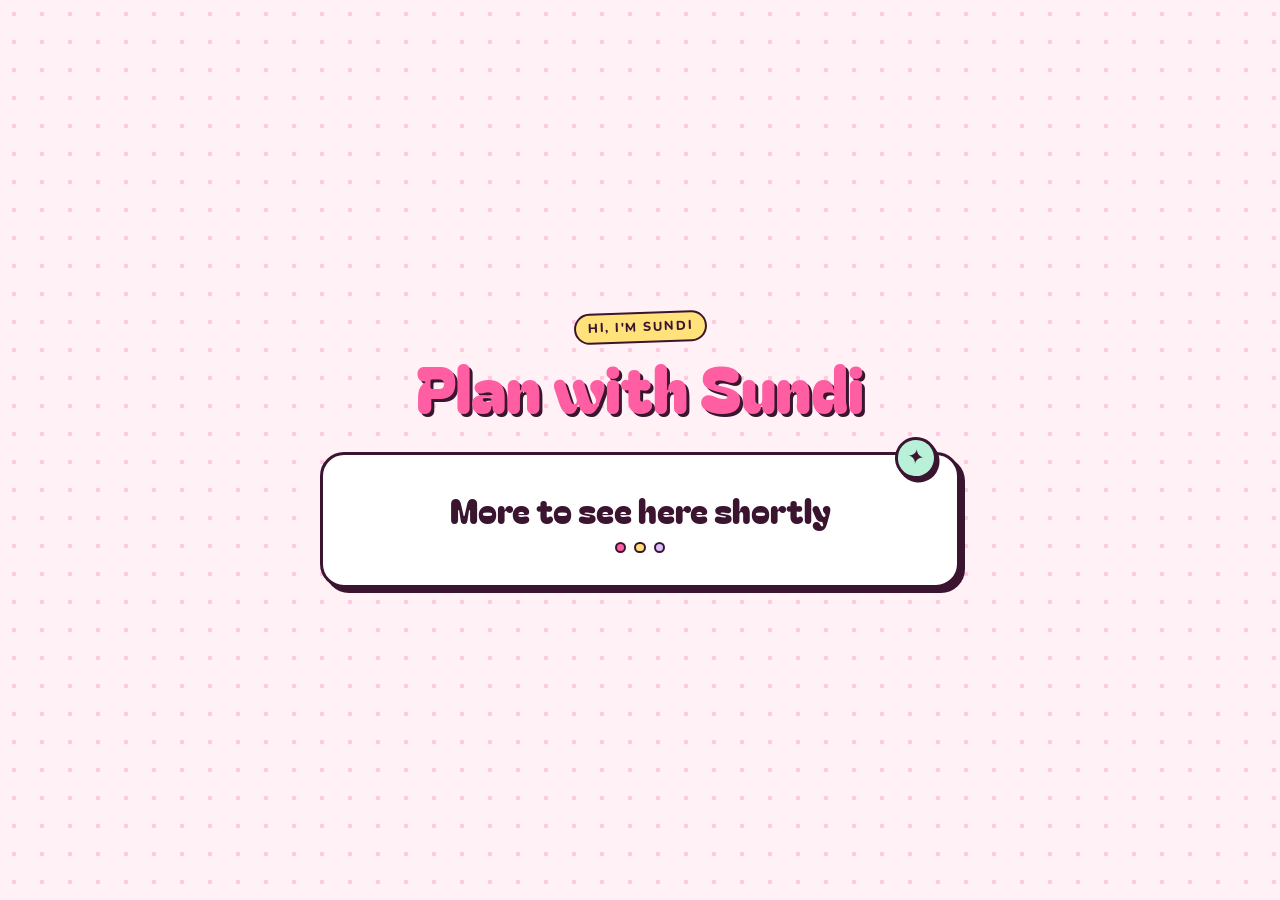
<file: index.html>
<!doctype html>
<html lang="en">
<head>
<meta charset="utf-8">
<meta name="viewport" content="width=device-width, initial-scale=1, viewport-fit=cover">
<title>Plan with Sundi</title>
<meta name="description" content="Plan with Sundi. More to see here shortly.">
<link rel="canonical" href="https://planwithsundi.com/">
<meta name="theme-color" content="#fff1f6" media="(prefers-color-scheme: light)">
<meta name="theme-color" content="#121014" media="(prefers-color-scheme: dark)">
<meta property="og:type" content="website">
<meta property="og:title" content="Plan with Sundi">
<meta property="og:description" content="More to see here shortly.">
<meta property="og:url" content="https://planwithsundi.com/">
<link rel="icon" href="data:image/svg+xml,%3Csvg xmlns='http://www.w3.org/2000/svg' viewBox='0 0 100 100'%3E%3Ctext y='.9em' font-size='90'%3E%E2%9C%A8%3C/text%3E%3C/svg%3E">
<link rel="preconnect" href="https://fonts.googleapis.com">
<link rel="preconnect" href="https://fonts.gstatic.com" crossorigin>
<link href="https://fonts.googleapis.com/css2?family=Bagel+Fat+One&family=Nunito:wght@500;700;800&display=swap" rel="stylesheet">
<link rel="stylesheet" href="/site.css">
<style>
/* Homepage: one card centered in the middle of the screen. */
body { min-height: 100vh; min-height: 100dvh; display: grid; place-items: center; padding-block: 2rem; }
main { width: 100%; }
.note {
  position: relative; text-align: center;
  background: var(--card); border: 3px solid var(--line); border-radius: 1.5rem;
  padding: 2.25rem 1.5rem 2rem; box-shadow: 5px 5px 0 var(--shadow);
  display: flex; flex-direction: column; align-items: center; gap: .75rem;
}
.note .sparkle {
  position: absolute; top: -1.1rem; right: 1.25rem; transform: rotate(8deg);
  width: 2.6rem; height: 2.6rem; display: grid; place-items: center;
  background: var(--mint); color: #3b1530; font-size: 1.3rem;
  border: 3px solid var(--line); border-radius: 50%; box-shadow: 3px 3px 0 var(--shadow);
}
.note p {
  margin: 0; font-family: var(--font-display); font-weight: 400;
  font-size: clamp(1.5rem, 6vw, 2.1rem); line-height: 1.15; text-wrap: balance; color: var(--title, var(--ink));
}
.dots { display: flex; gap: .5rem; }
.dots span { width: .7rem; height: .7rem; border-radius: 50%; border: 2px solid var(--line); animation: bob 1.4s ease-in-out infinite; }
.dots span:nth-child(1) { background: var(--pink); }
.dots span:nth-child(2) { background: var(--sun); animation-delay: .15s; }
.dots span:nth-child(3) { background: var(--lilac); animation-delay: .3s; }
@keyframes bob { 0%, 100% { transform: translateY(0); } 50% { transform: translateY(-6px); } }
@media (prefers-reduced-motion: reduce) { .dots span { animation: none; } }
</style>
</head>
<body>
<main>
  <header>
    <span class="kicker">Hi, I'm Sundi</span>
    <h1>Plan with Sundi</h1>
  </header>
  <div class="note">
    <span class="sparkle" aria-hidden="true">✦</span>
    <p>More to see here shortly</p>
    <div class="dots" aria-hidden="true"><span></span><span></span><span></span></div>
  </div>
</main>
</body>
</html>
</file>
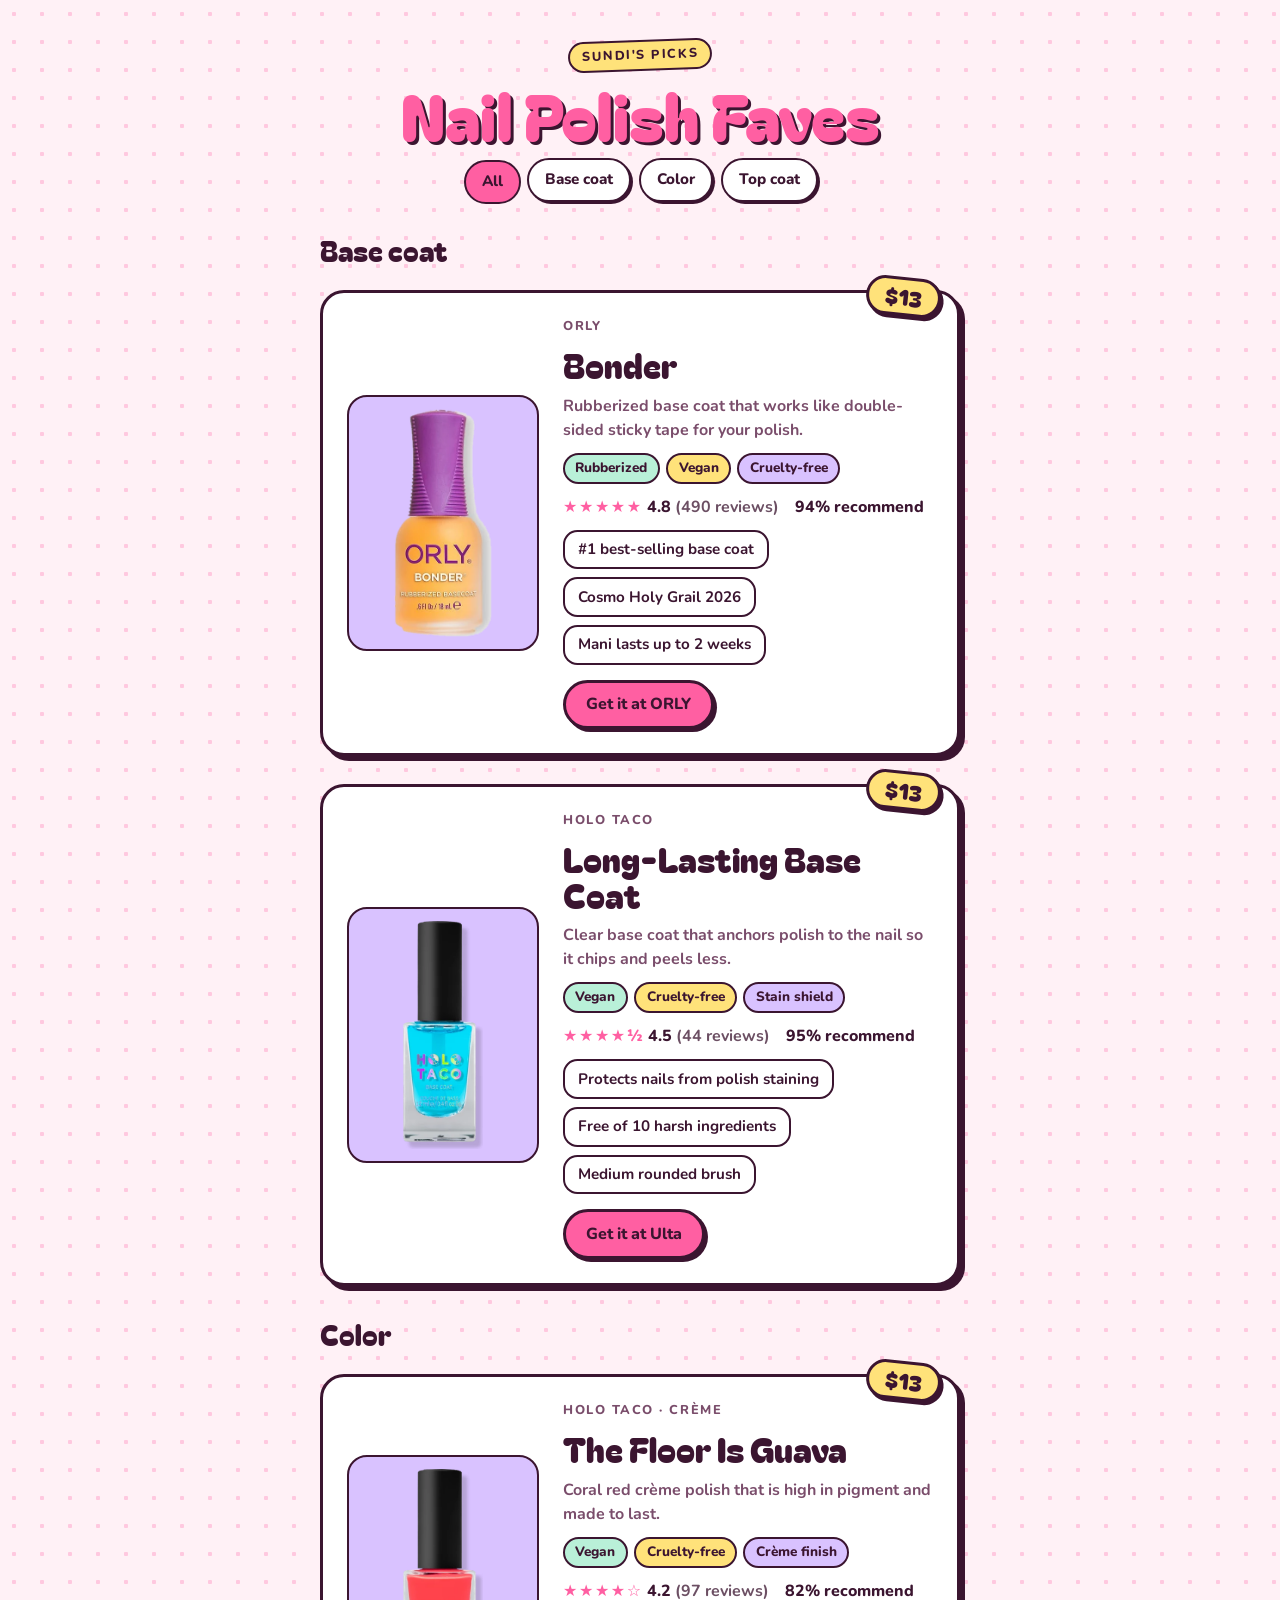
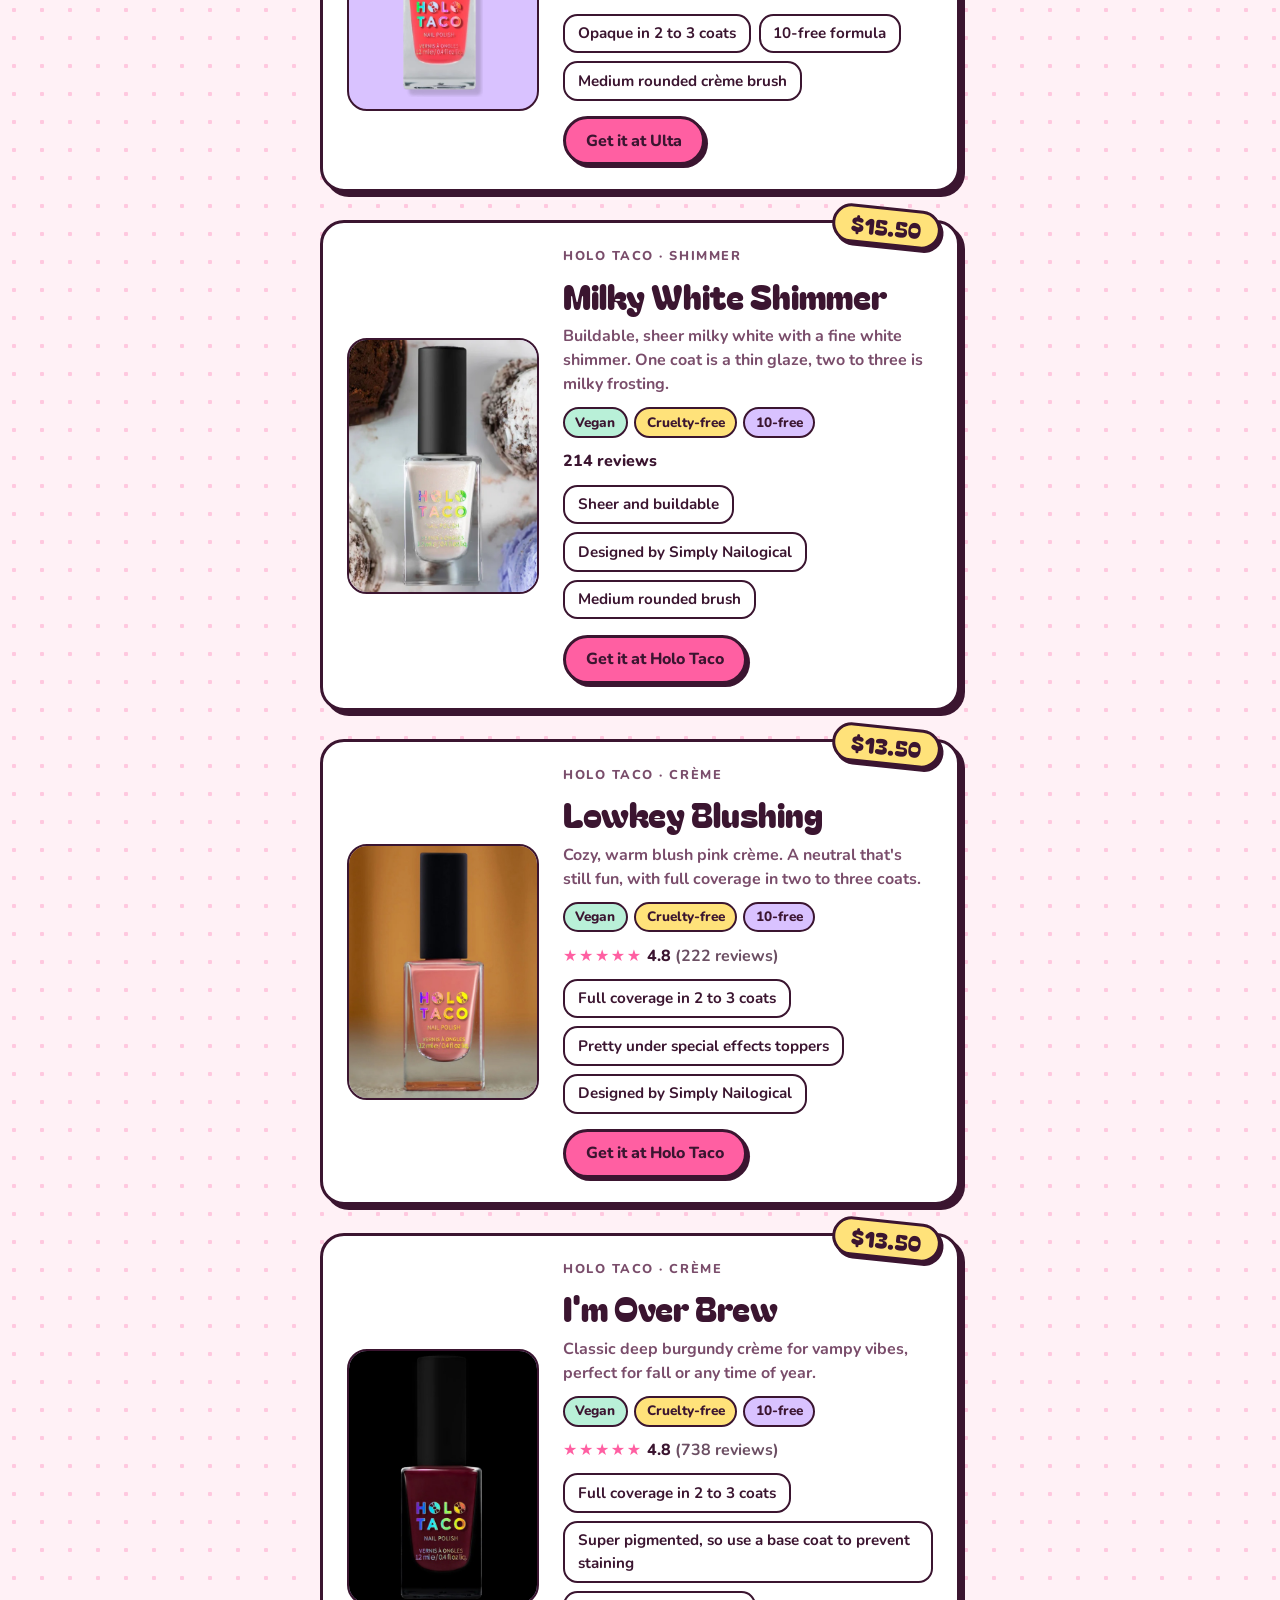
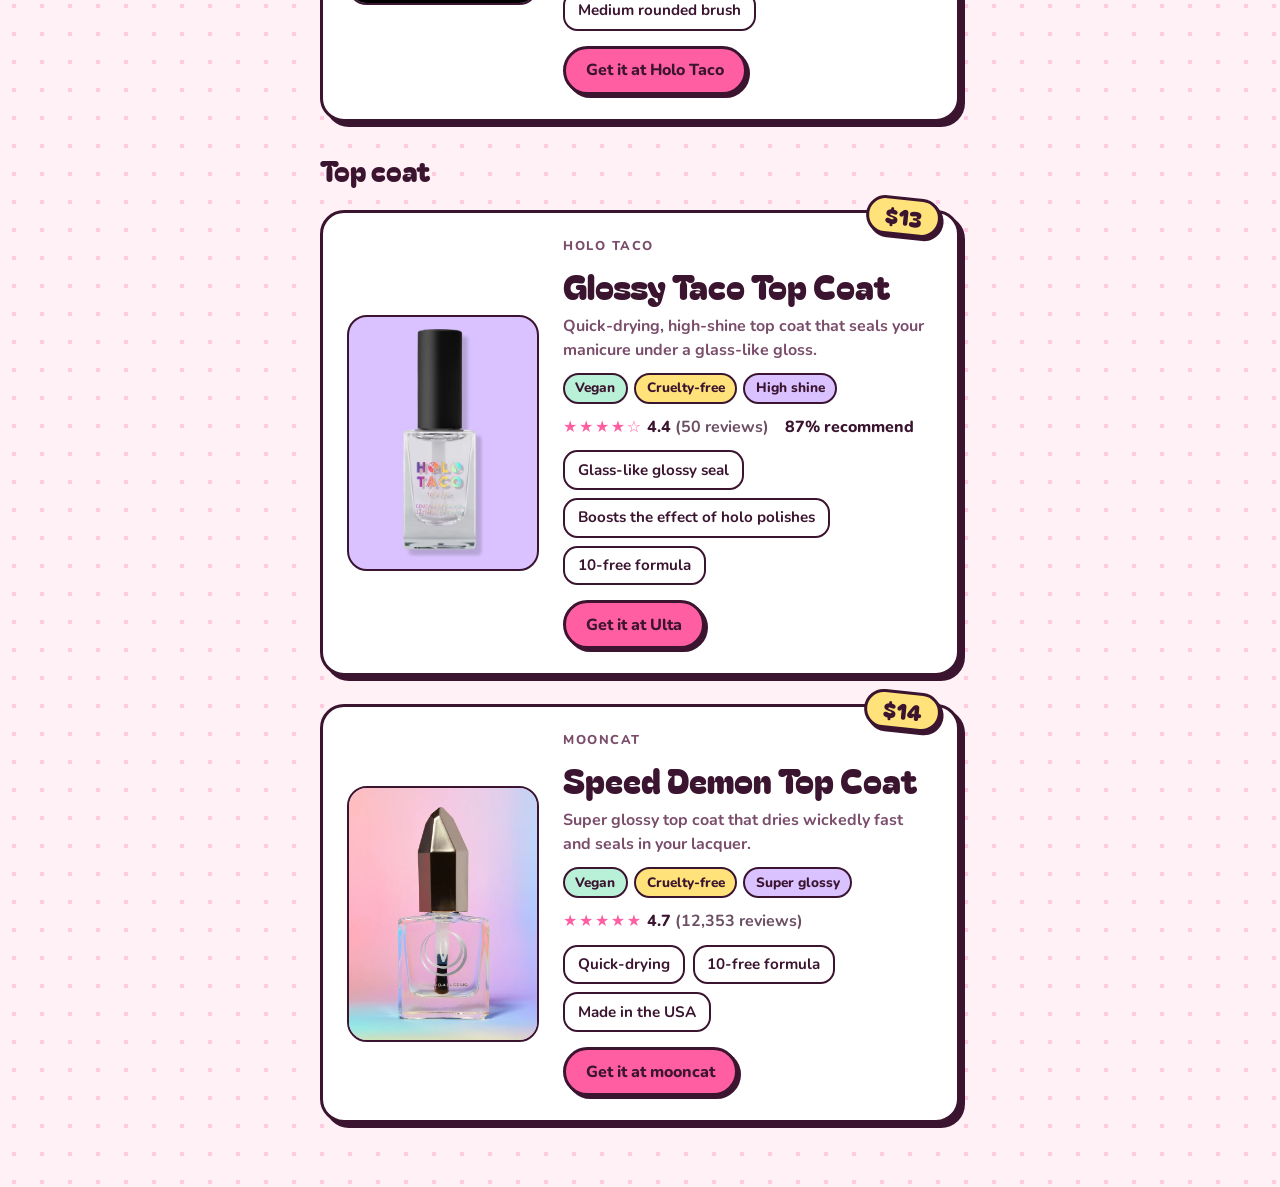
<file: recs/index.html>
<!doctype html>
<html lang="en">
<head>
<meta charset="utf-8">
<meta name="viewport" content="width=device-width, initial-scale=1, viewport-fit=cover">
<title>Sundi's Nail Picks</title>
<meta name="description" content="Sundi's nail polish recommendations: base coats, colors, and top coats.">
<link rel="canonical" href="https://planwithsundi.com/recs/">
<meta name="theme-color" content="#fff1f6" media="(prefers-color-scheme: light)">
<meta name="theme-color" content="#121014" media="(prefers-color-scheme: dark)">
<meta property="og:type" content="website">
<meta property="og:title" content="Sundi's Nail Picks">
<meta property="og:description" content="Sundi's nail polish recommendations: base coats, colors, and top coats.">
<meta property="og:url" content="https://planwithsundi.com/recs/">
<meta property="og:image" content="https://planwithsundi.com/recs/img/milky-white-shimmer.webp">
<meta name="twitter:card" content="summary_large_image">
<link rel="icon" href="data:image/svg+xml,%3Csvg xmlns='http://www.w3.org/2000/svg' viewBox='0 0 100 100'%3E%3Ctext y='.9em' font-size='90'%3E%F0%9F%92%85%3C/text%3E%3C/svg%3E">
<link rel="preconnect" href="https://fonts.googleapis.com">
<link rel="preconnect" href="https://fonts.gstatic.com" crossorigin>
<link href="https://fonts.googleapis.com/css2?family=Bagel+Fat+One&family=Nunito:wght@500;700;800&display=swap" rel="stylesheet">
<link rel="stylesheet" href="/site.css">
<style>
/* Page layout: mobile-first single column of "coat" sections, stacked in the order you paint them. */

.filters { display: flex; flex-wrap: wrap; justify-content: center; gap: .5rem; }
.pill {
  font: inherit; font-weight: 800; font-size: .95rem; min-height: 2.75rem; padding: .4rem 1rem; border-radius: 999px;
  border: 2px solid var(--line); background: var(--card); color: var(--ink); cursor: pointer;
  box-shadow: 2px 2px 0 var(--shadow);
  transition: transform .12s, box-shadow .12s;
}
.pill:hover { transform: translate(1px, 1px); box-shadow: 1px 1px 0 var(--shadow); }
.pill:focus-visible { outline: 3px solid var(--ink); outline-offset: 3px; }
.pill[aria-pressed="true"] { background: var(--pink); color: #3b1530; transform: translate(2px, 2px); box-shadow: 0 0 0 var(--shadow); }

section { display: flex; flex-direction: column; gap: 1.75rem; }
.section-head { margin-bottom: -.25rem; }
.section-head { display: flex; align-items: center; gap: .6rem; }
.step-badge {
  width: 2.5rem; height: 2.5rem; border-radius: 50%; display: grid; place-items: center;
  font-family: var(--font-display); font-size: 1.25rem; background: var(--mint); color: #3b1530;
  border: 2px solid var(--line); flex: none;
}
h2 { font-family: var(--font-display); font-weight: 400; font-size: 1.75rem; margin: 0; line-height: 1.15; text-wrap: balance; }

/* Card: stacked by default (phones, large text); side by side only when there is real room */
.card {
  position: relative; display: flex; flex-direction: column; gap: 1.25rem;
  background: var(--card); border: 3px solid var(--line); border-radius: 1.5rem;
  padding: 1.25rem; padding-top: 2rem; box-shadow: 5px 5px 0 var(--shadow);
}
.bottle-wrap {
  position: relative; height: 20rem; background: var(--lilac); border: 2px solid var(--line); border-radius: 1.25rem; overflow: hidden;
}
.bottle.photo { inset: 0; width: 100%; height: 100%; object-fit: cover; }
.bottle { position: absolute; inset: .75rem; width: calc(100% - 1.5rem); height: calc(100% - 1.5rem); object-fit: contain; transform-origin: 50% 90%; }
.card:hover .bottle:not(.photo) { animation: wiggle .6s ease-in-out; }
@keyframes wiggle { 0%,100% { transform: rotate(0); } 25% { transform: rotate(-7deg); } 75% { transform: rotate(7deg); } }

.info { min-width: 0; display: flex; flex-direction: column; gap: .7rem; }
.brand { font-weight: 800; font-size: .8rem; letter-spacing: .12em; text-transform: uppercase; color: var(--ink-soft); }
h3 { font-family: var(--font-display); font-weight: 400; font-size: 2.1rem; line-height: 1.05; margin: 0; color: var(--title, var(--ink)); }
.tagline { margin: 0; font-weight: 700; color: var(--ink-soft); }
.tags { display: flex; flex-wrap: wrap; gap: .4rem; padding: 0; margin: 0; list-style: none; }
.tags li {
  font-size: .85rem; font-weight: 800; padding: .2rem .65rem; border-radius: 999px;
  border: 2px solid var(--line); background: var(--mint); color: #3b1530;
}
.tags li:nth-child(2) { background: var(--sun); }
.tags li:nth-child(3) { background: var(--lilac); }
.facts { display: flex; flex-wrap: wrap; align-items: center; gap: .4rem 1rem; font-weight: 800; }
.facts .count { font-weight: 700; opacity: .75; }
.stars { color: var(--pink); letter-spacing: .1em; white-space: nowrap; }
.price {
  position: absolute; top: -1rem; right: 1rem; transform: rotate(6deg);
  background: var(--sun); color: #3b1530; font-family: var(--font-display); font-size: 1.35rem; line-height: 1.1;
  padding: .3rem 1rem; border-radius: 999px; border: 3px solid var(--line); box-shadow: 3px 3px 0 var(--shadow);
}
.award { display: flex; flex-direction: column; gap: .5rem; margin: 0; padding: 0; list-style: none; }
.award li { font-size: .95rem; font-weight: 700; background: var(--card); border: 2px solid var(--line); border-radius: .9rem; padding: .4rem .8rem; }

/* Full-width, thumb-sized button */
.btn {
  display: flex; align-items: center; justify-content: center; text-align: center;
  min-height: 3rem; text-decoration: none; font-weight: 800; color: #3b1530;
  background: var(--pink); border: 3px solid var(--line); border-radius: 999px; padding: .6rem 1.25rem;
  box-shadow: 3px 3px 0 var(--shadow); transition: transform .12s, box-shadow .12s; margin-top: .25rem;
}
.btn:hover, .btn:active { transform: translate(2px, 2px); box-shadow: 1px 1px 0 var(--shadow); }
.btn:focus-visible { outline: 3px solid var(--ink); outline-offset: 3px; }


@media (min-width: 36rem) {
  body { padding-block: 2.5rem 4rem; }
  .card { display: grid; grid-template-columns: minmax(0, 12rem) minmax(0, 1fr); align-items: center; gap: 1.5rem; padding: 1.5rem; }
  .bottle-wrap { height: auto; aspect-ratio: 3 / 4; }
  .award { flex-direction: row; flex-wrap: wrap; }
  .btn { align-self: flex-start; display: inline-flex; }
}
@media (prefers-reduced-motion: reduce) {
  .card:hover .bottle { animation: none; }
  .btn, .pill { transition: none; }
}
</style>

</head>
<body>
<main>
  <header>
    <span class="kicker">Sundi's picks</span>
    <h1>Nail Polish Faves</h1>
    <div class="filters" role="group" aria-label="Filter picks by step">
      <button type="button" class="pill" data-filter="all" aria-pressed="true">All</button>
      <button type="button" class="pill" data-filter="base" aria-pressed="false">Base coat</button>
      <button type="button" class="pill" data-filter="color" aria-pressed="false">Color</button>
      <button type="button" class="pill" data-filter="top" aria-pressed="false">Top coat</button>
    </div>
  </header>

  <section data-step="base" aria-labelledby="base-h">
    <div class="section-head">
      <h2 id="base-h">Base coat</h2>
    </div>

    <article class="card">
      <span class="price" aria-label="Price 13 dollars">$13</span>
      <div class="bottle-wrap">
        <img class="bottle" src="img/orly-bonder.webp" fetchpriority="high" alt="ORLY Bonder rubberized basecoat bottle with a purple cap and orange-gold polish" width="227" height="528">
      </div>
      <div class="info">
        <span class="brand">ORLY</span>
        <h3>Bonder</h3>
        <p class="tagline">Rubberized base coat that works like double-sided sticky tape for your polish.</p>
        <ul class="tags">
          <li>Rubberized</li>
          <li>Vegan</li>
          <li>Cruelty-free</li>
        </ul>
        <div class="facts">
          <span><span class="stars" aria-hidden="true">★★★★★</span> 4.8 <span class="count">(490 reviews)</span></span>
          <span>94% recommend</span>
        </div>
        <ul class="award">
          <li>#1 best-selling base coat</li>
          <li>Cosmo Holy Grail 2026</li>
          <li>Mani lasts up to 2 weeks</li>
        </ul>
        <a class="btn" href="https://orlybeauty.com/products/orly-bonder" target="_blank" rel="noopener">Get it at ORLY</a>
      </div>
    </article>

    <article class="card">
      <span class="price" aria-label="Price 13 dollars">$13</span>
      <div class="bottle-wrap">
        <img class="bottle" src="img/holo-taco-base-coat.webp" loading="lazy" decoding="async" alt="Holo Taco Base Coat bottle with a black cap and bright blue base coat" width="212" height="600">
      </div>
      <div class="info">
        <span class="brand">Holo Taco</span>
        <h3>Long-Lasting Base Coat</h3>
        <p class="tagline">Clear base coat that anchors polish to the nail so it chips and peels less.</p>
        <ul class="tags">
          <li>Vegan</li>
          <li>Cruelty-free</li>
          <li>Stain shield</li>
        </ul>
        <div class="facts">
          <span><span class="stars" aria-hidden="true">★★★★½</span> 4.5 <span class="count">(44 reviews)</span></span>
          <span>95% recommend</span>
        </div>
        <ul class="award">
          <li>Protects nails from polish staining</li>
          <li>Free of 10 harsh ingredients</li>
          <li>Medium rounded brush</li>
        </ul>
        <a class="btn" href="https://www.ulta.com/p/base-coat-pimprod2047973?sku=2630751" target="_blank" rel="noopener">Get it at Ulta</a>
      </div>
    </article>
  </section>

  <section data-step="color" aria-labelledby="color-h">
    <div class="section-head">
      <h2 id="color-h">Color</h2>
    </div>

    <article class="card">
      <span class="price" aria-label="Price 13 dollars">$13</span>
      <div class="bottle-wrap">
        <img class="bottle" src="img/the-floor-is-guava.webp" loading="lazy" decoding="async" alt="Holo Taco Crème Nail Polish in The Floor Is Guava, a coral red, in a bottle with a black cap" width="212" height="600">
      </div>
      <div class="info">
        <span class="brand">Holo Taco · Crème</span>
        <h3>The Floor Is Guava</h3>
        <p class="tagline">Coral red crème polish that is high in pigment and made to last.</p>
        <ul class="tags">
          <li>Vegan</li>
          <li>Cruelty-free</li>
          <li>Crème finish</li>
        </ul>
        <div class="facts">
          <span><span class="stars" aria-hidden="true">★★★★☆</span> 4.2 <span class="count">(97 reviews)</span></span>
          <span>82% recommend</span>
        </div>
        <ul class="award">
          <li>Opaque in 2 to 3 coats</li>
          <li>10-free formula</li>
          <li>Medium rounded crème brush</li>
        </ul>
        <a class="btn" href="https://www.ulta.com/p/creme-nail-polish-pimprod2047963?sku=2636578" target="_blank" rel="noopener">Get it at Ulta</a>
      </div>
    </article>

    <article class="card">
      <span class="price" aria-label="Price 15 dollars 50 cents">$15.50</span>
      <div class="bottle-wrap">
        <img class="bottle photo" src="img/milky-white-shimmer.webp" loading="lazy" decoding="async" alt="Holo Taco Milky White Shimmer polish, a sheer milky white with fine shimmer, surrounded by scoops of ice cream" width="700" height="700">
      </div>
      <div class="info">
        <span class="brand">Holo Taco · Shimmer</span>
        <h3>Milky White Shimmer</h3>
        <p class="tagline">Buildable, sheer milky white with a fine white shimmer. One coat is a thin glaze, two to three is milky frosting.</p>
        <ul class="tags">
          <li>Vegan</li>
          <li>Cruelty-free</li>
          <li>10-free</li>
        </ul>
        <div class="facts">
          <span>214 reviews</span>
        </div>
        <ul class="award">
          <li>Sheer and buildable</li>
          <li>Designed by Simply Nailogical</li>
          <li>Medium rounded brush</li>
        </ul>
        <a class="btn" href="https://www.holotaco.com/products/milky-white-shimmer" target="_blank" rel="noopener">Get it at Holo Taco</a>
      </div>
    </article>

    <article class="card">
      <span class="price" aria-label="Price 13 dollars 50 cents">$13.50</span>
      <div class="bottle-wrap">
        <img class="bottle photo" src="img/lowkey-blushing.jpg" loading="lazy" decoding="async" alt="Holo Taco Lowkey Blushing, a warm blush pink crème polish in a bottle with a black cap, against a warm orange background" width="700" height="700">
      </div>
      <div class="info">
        <span class="brand">Holo Taco · Crème</span>
        <h3>Lowkey Blushing</h3>
        <p class="tagline">Cozy, warm blush pink crème. A neutral that's still fun, with full coverage in two to three coats.</p>
        <ul class="tags">
          <li>Vegan</li>
          <li>Cruelty-free</li>
          <li>10-free</li>
        </ul>
        <div class="facts">
          <span><span class="stars" aria-hidden="true">★★★★★</span> 4.8 <span class="count">(222 reviews)</span></span>
        </div>
        <ul class="award">
          <li>Full coverage in 2 to 3 coats</li>
          <li>Pretty under special effects toppers</li>
          <li>Designed by Simply Nailogical</li>
        </ul>
        <a class="btn" href="https://www.holotaco.com/products/lowkey-blushing" target="_blank" rel="noopener">Get it at Holo Taco</a>
      </div>
    </article>

    <article class="card">
      <span class="price" aria-label="Price 13 dollars 50 cents">$13.50</span>
      <div class="bottle-wrap">
        <img class="bottle photo" src="img/im-over-brew.jpg" loading="lazy" decoding="async" alt="Holo Taco I'm Over Brew, a deep burgundy crème polish in a bottle with a black cap, against a black background" width="700" height="700">
      </div>
      <div class="info">
        <span class="brand">Holo Taco · Crème</span>
        <h3>I'm Over Brew</h3>
        <p class="tagline">Classic deep burgundy crème for vampy vibes, perfect for fall or any time of year.</p>
        <ul class="tags">
          <li>Vegan</li>
          <li>Cruelty-free</li>
          <li>10-free</li>
        </ul>
        <div class="facts">
          <span><span class="stars" aria-hidden="true">★★★★★</span> 4.8 <span class="count">(738 reviews)</span></span>
        </div>
        <ul class="award">
          <li>Full coverage in 2 to 3 coats</li>
          <li>Super pigmented, so use a base coat to prevent staining</li>
          <li>Medium rounded brush</li>
        </ul>
        <a class="btn" href="https://www.holotaco.com/products/im-over-brew" target="_blank" rel="noopener">Get it at Holo Taco</a>
      </div>
    </article>
  </section>

  <section data-step="top" aria-labelledby="top-h">
    <div class="section-head">
      <h2 id="top-h">Top coat</h2>
    </div>

    <article class="card">
      <span class="price" aria-label="Price 13 dollars">$13</span>
      <div class="bottle-wrap">
        <img class="bottle" src="img/glossy-taco-top-coat.webp" loading="lazy" decoding="async" alt="Holo Taco Glossy Taco Top Coat in a clear bottle with a black cap" width="212" height="600">
      </div>
      <div class="info">
        <span class="brand">Holo Taco</span>
        <h3>Glossy Taco Top Coat</h3>
        <p class="tagline">Quick-drying, high-shine top coat that seals your manicure under a glass-like gloss.</p>
        <ul class="tags">
          <li>Vegan</li>
          <li>Cruelty-free</li>
          <li>High shine</li>
        </ul>
        <div class="facts">
          <span><span class="stars" aria-hidden="true">★★★★☆</span> 4.4 <span class="count">(50 reviews)</span></span>
          <span>87% recommend</span>
        </div>
        <ul class="award">
          <li>Glass-like glossy seal</li>
          <li>Boosts the effect of holo polishes</li>
          <li>10-free formula</li>
        </ul>
        <a class="btn" href="https://www.ulta.com/p/glossy-taco-top-coat-pimprod2047969?sku=2630726" target="_blank" rel="noopener">Get it at Ulta</a>
      </div>
    </article>

    <article class="card">
      <span class="price" aria-label="Price 14 dollars">$14</span>
      <div class="bottle-wrap">
        <img class="bottle photo" src="img/mooncat-speed-demon.webp" loading="lazy" decoding="async" alt="mooncat Speed Demon Top Coat, a clear bottle with a faceted bronze crystal cap against a pink and blue gradient" width="700" height="875">
      </div>
      <div class="info">
        <span class="brand">mooncat</span>
        <h3>Speed Demon Top Coat</h3>
        <p class="tagline">Super glossy top coat that dries wickedly fast and seals in your lacquer.</p>
        <ul class="tags">
          <li>Vegan</li>
          <li>Cruelty-free</li>
          <li>Super glossy</li>
        </ul>
        <div class="facts">
          <span><span class="stars" aria-hidden="true">★★★★★</span> 4.7 <span class="count">(12,353 reviews)</span></span>
        </div>
        <ul class="award">
          <li>Quick-drying</li>
          <li>10-free formula</li>
          <li>Made in the USA</li>
        </ul>
        <a class="btn" href="https://www.mooncat.com/products/speed-demon-top-coat" target="_blank" rel="noopener">Get it at mooncat</a>
      </div>
    </article>
  </section>

</main>
<script>
(function () {
  var pills = Array.prototype.slice.call(document.querySelectorAll('.pill'));
  var sections = Array.prototype.slice.call(document.querySelectorAll('section[data-step]'));
  var reduceMotion = window.matchMedia('(prefers-reduced-motion: reduce)');
  var current = 'all';
  var run = 0; // bumps on every click so a fast second click cancels the first animation

  function setPills(f) {
    pills.forEach(function (p) { p.setAttribute('aria-pressed', String(p.dataset.filter === f)); });
  }
  function show(f) {
    sections.forEach(function (sec) { sec.hidden = !(f === 'all' || sec.dataset.step === f); });
  }
  function visible() { return sections.filter(function (s) { return !s.hidden; }); }
  function stopAll() {
    sections.forEach(function (s) {
      s.getAnimations({ subtree: true }).forEach(function (a) { a.cancel(); });
    });
  }

  function apply(f, pill) {
    if (f === current) return;
    current = f;
    setPills(f);
    var canAnimate = !reduceMotion.matches && typeof document.body.animate === 'function';
    if (!canAnimate) { show(f); return; }

    var mine = ++run;
    pill.animate(
      [{ transform: 'translate(2px, 2px) scale(1)' }, { transform: 'translate(2px, 2px) scale(1.12)' }, { transform: 'translate(2px, 2px) scale(1)' }],
      { duration: 260, easing: 'ease-out' }
    );

    // 1. Quickly fade out what's on screen now
    stopAll();
    var outs = visible().map(function (s) {
      return s.animate(
        [{ opacity: 1, transform: 'none' }, { opacity: 0, transform: 'translateY(10px) scale(.98)' }],
        { duration: 150, easing: 'ease-in', fill: 'forwards' }
      ).finished;
    });

    // 2. Swap sections, then pop the new cards in one after another
    Promise.all(outs).catch(function () {}).then(function () {
      if (mine !== run) return;
      stopAll();
      show(f);
      var items = [];
      visible().forEach(function (s) {
        items.push(s.querySelector('.section-head'));
        Array.prototype.push.apply(items, s.querySelectorAll('.card'));
      });
      items.forEach(function (el, i) {
        el.animate(
          [{ opacity: 0, transform: 'translateY(24px) scale(.96)' }, { opacity: 1, transform: 'none' }],
          { duration: 420, delay: i * 70, easing: 'cubic-bezier(.34, 1.4, .64, 1)', fill: 'backwards' }
        );
      });
    });
  }

  pills.forEach(function (p) { p.addEventListener('click', function () { apply(p.dataset.filter, p); }); });
  setPills('all');
  show('all');
})();
</script>
</body>
</html>
</file>
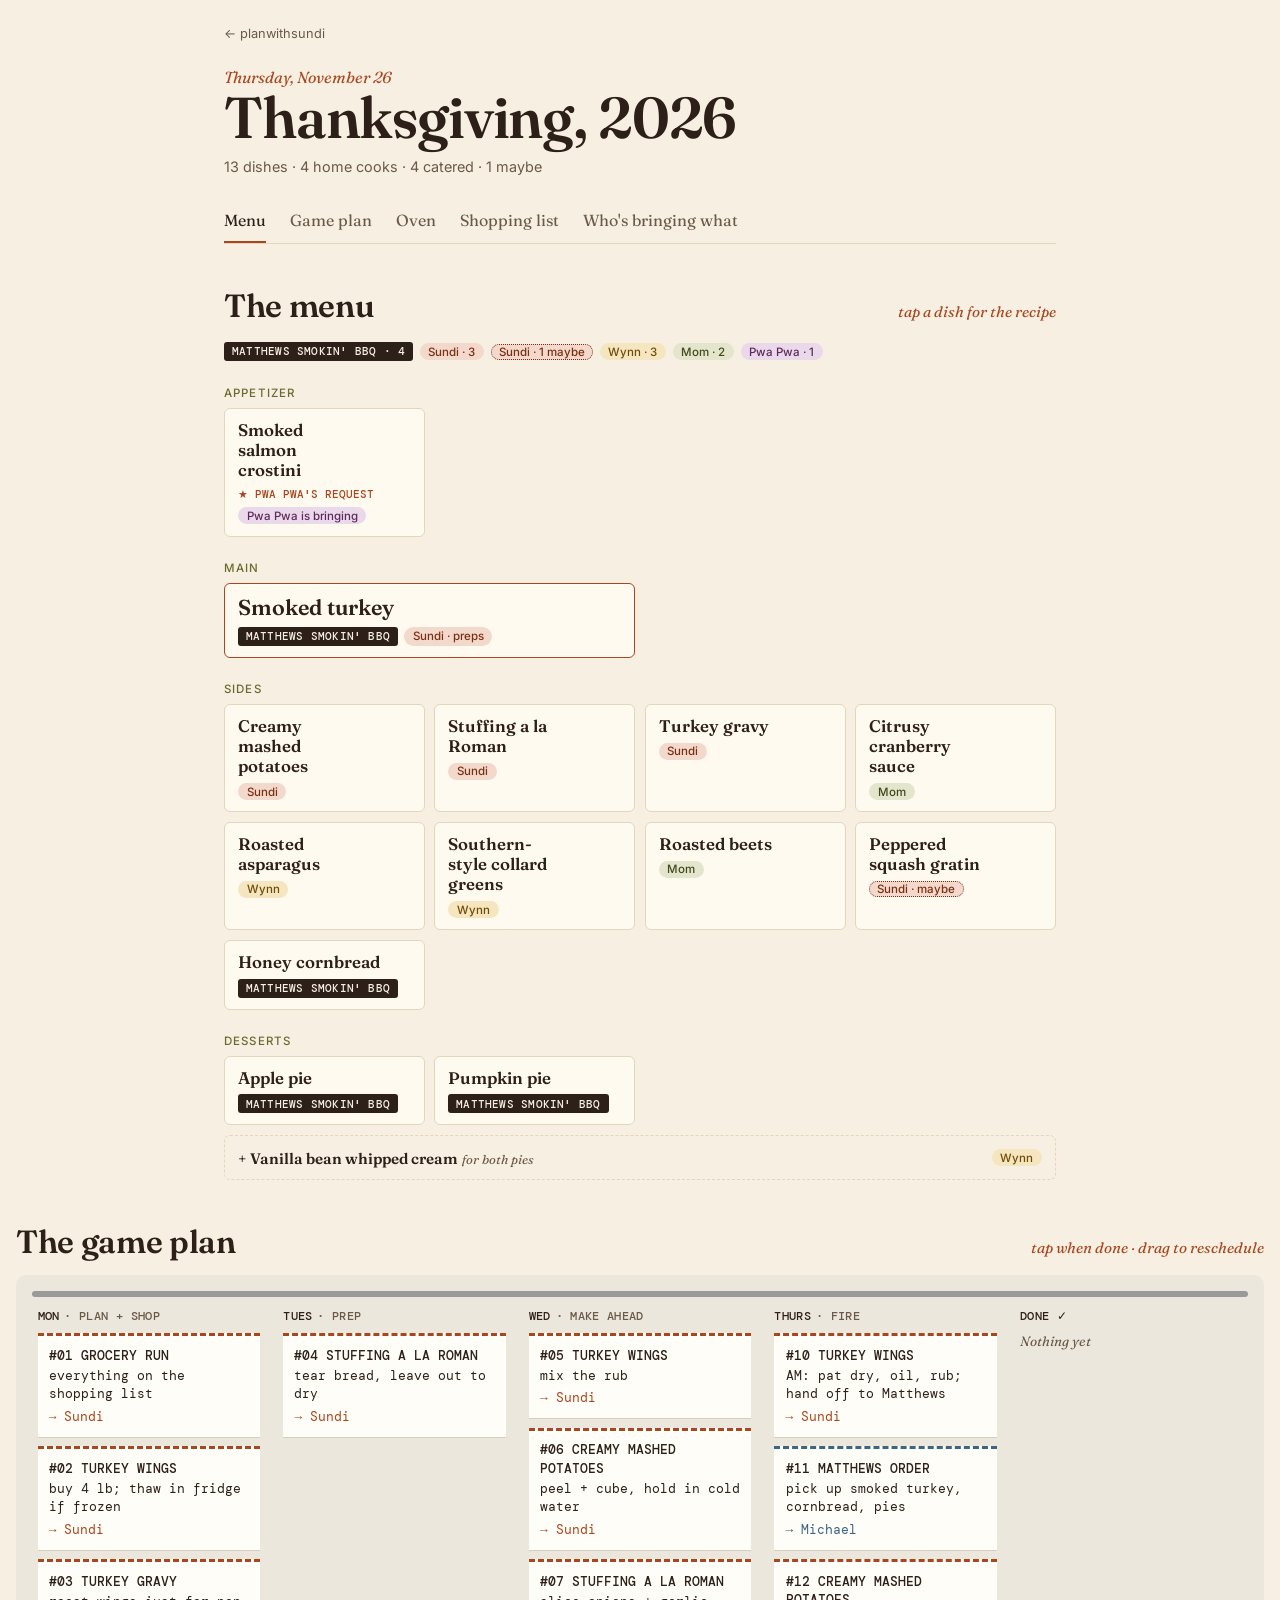
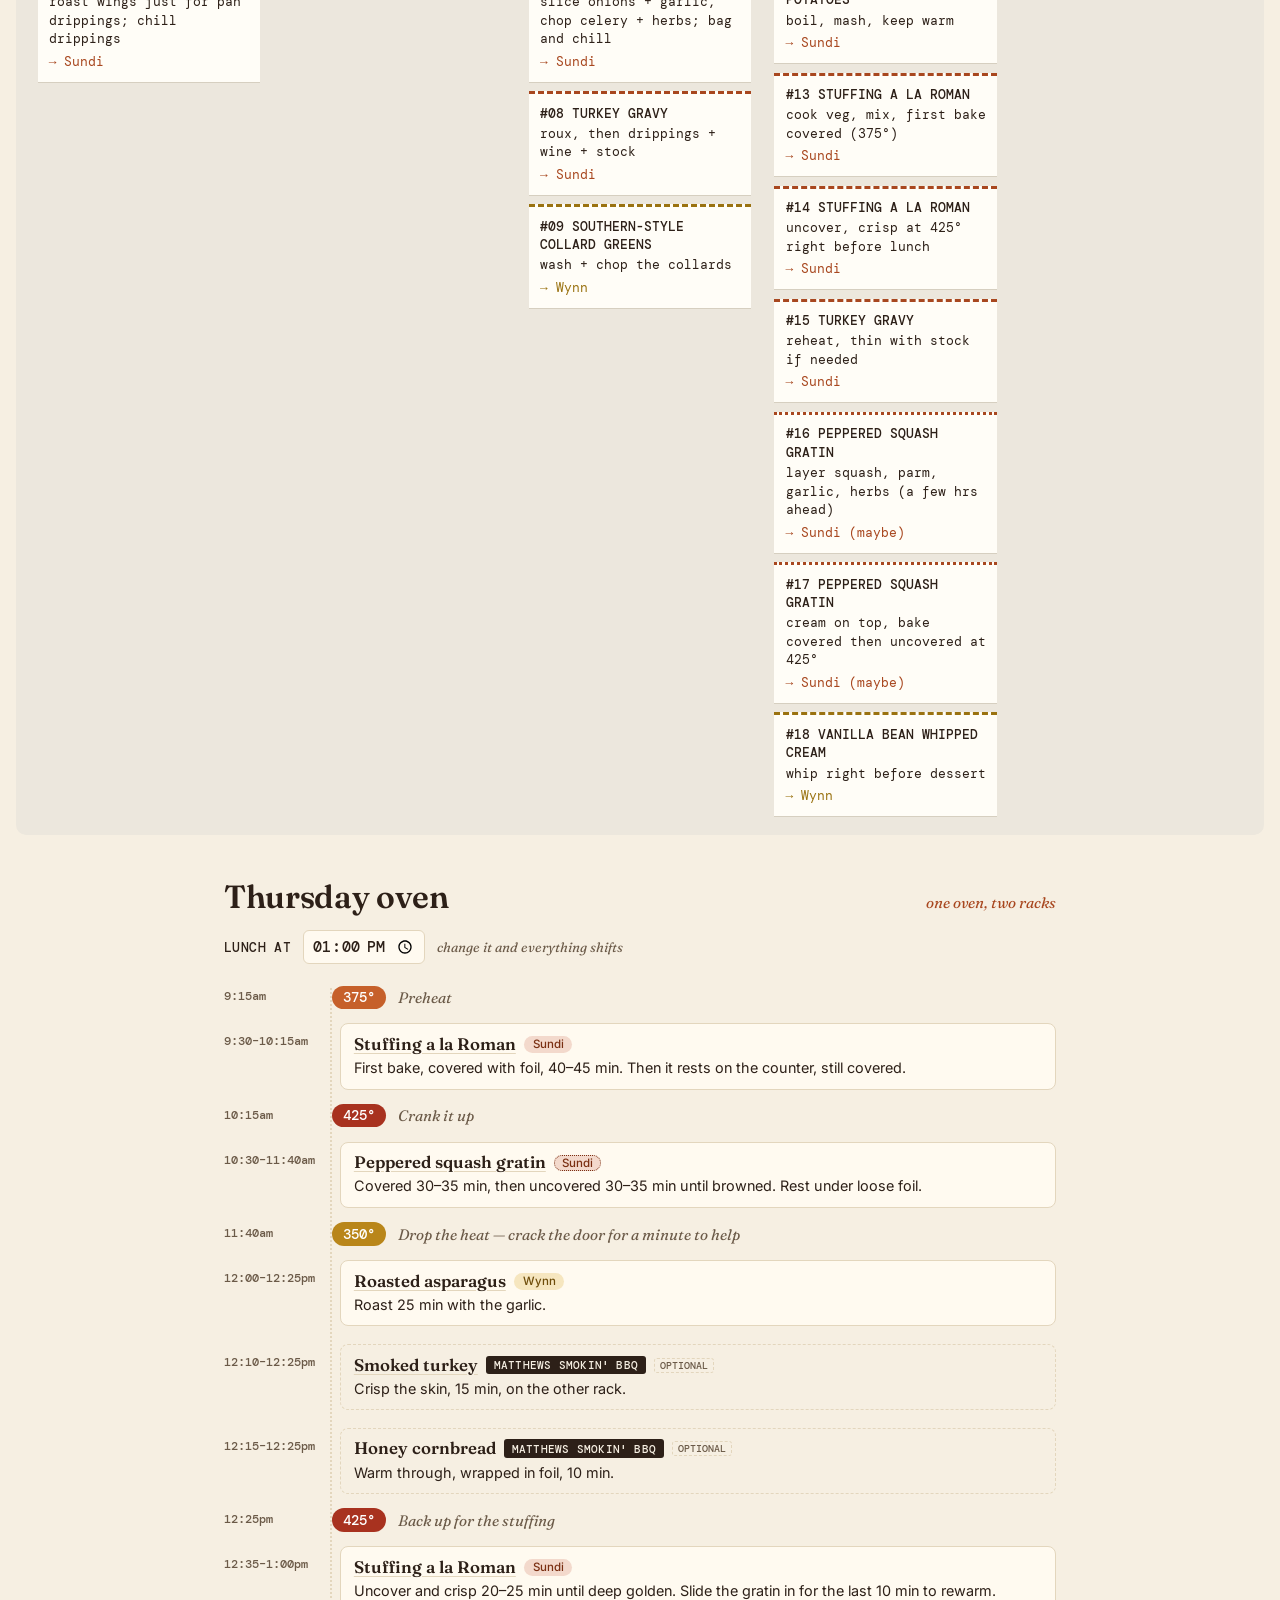
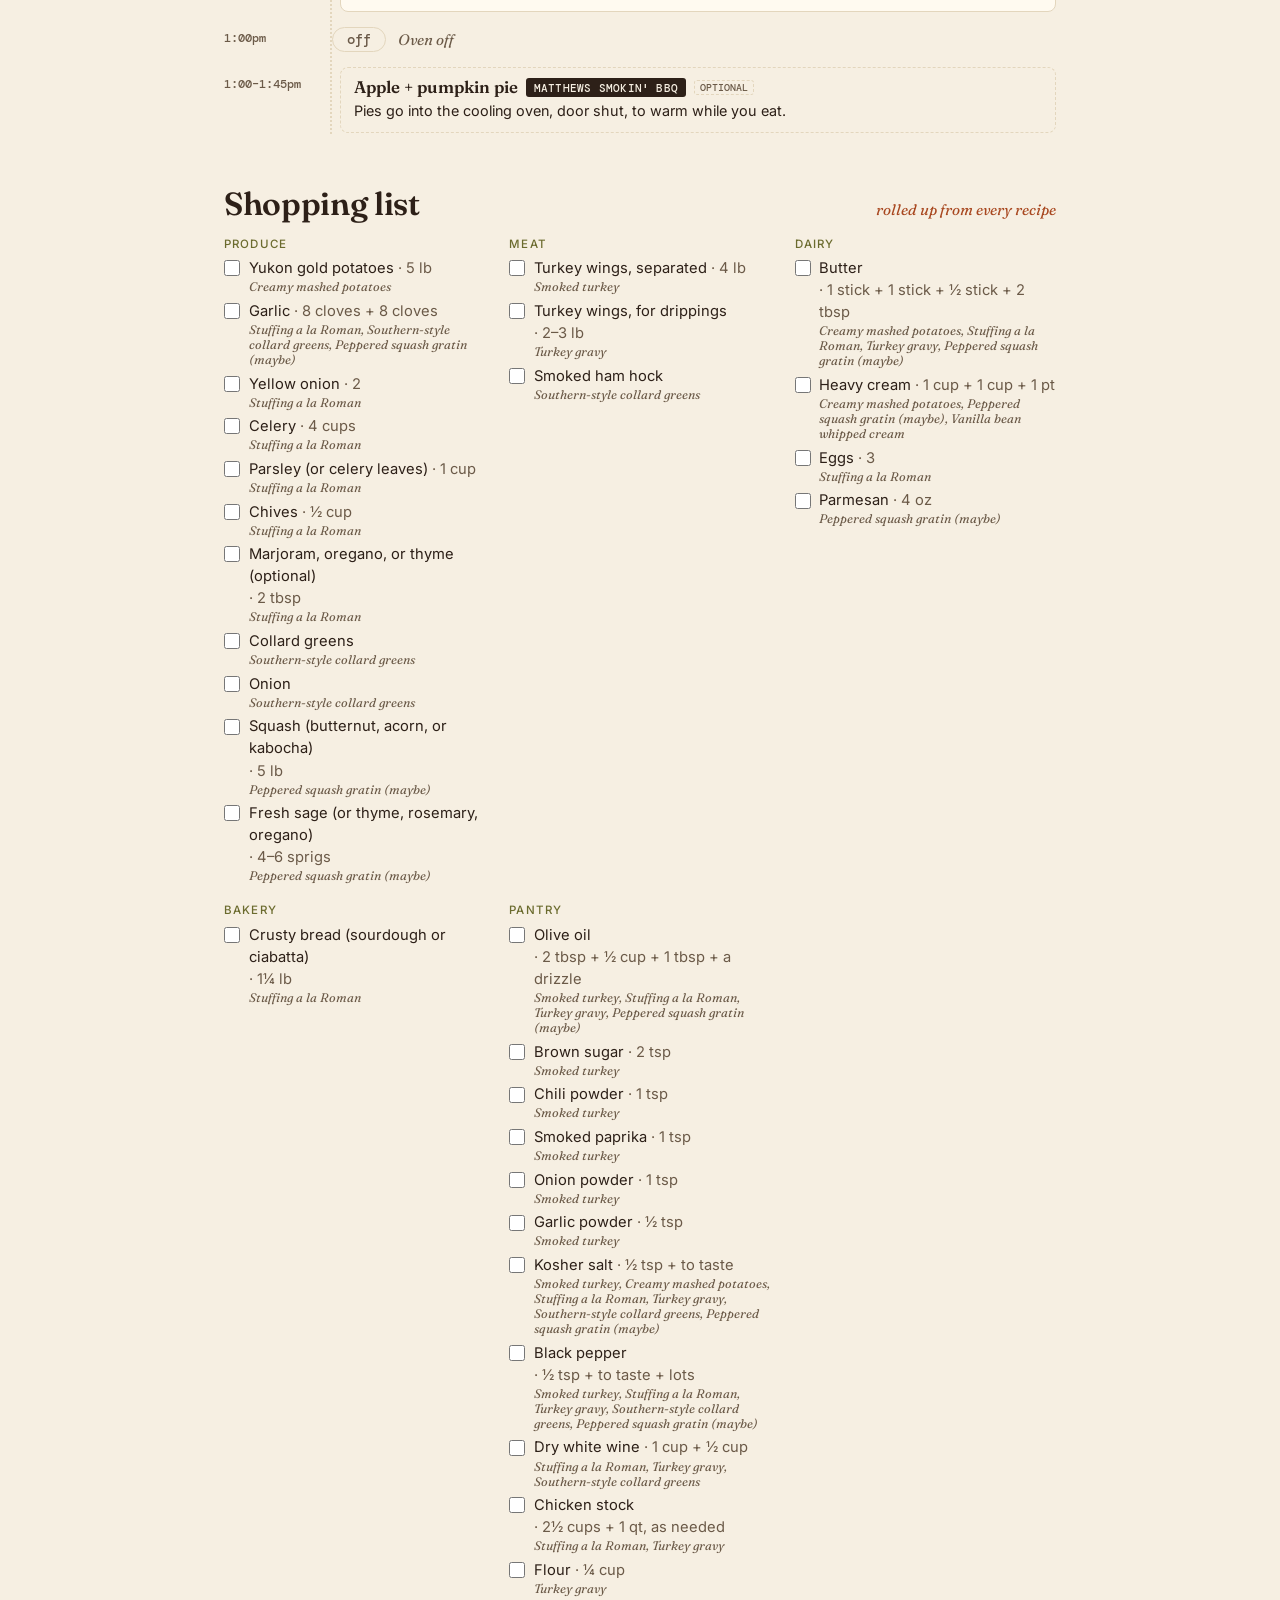
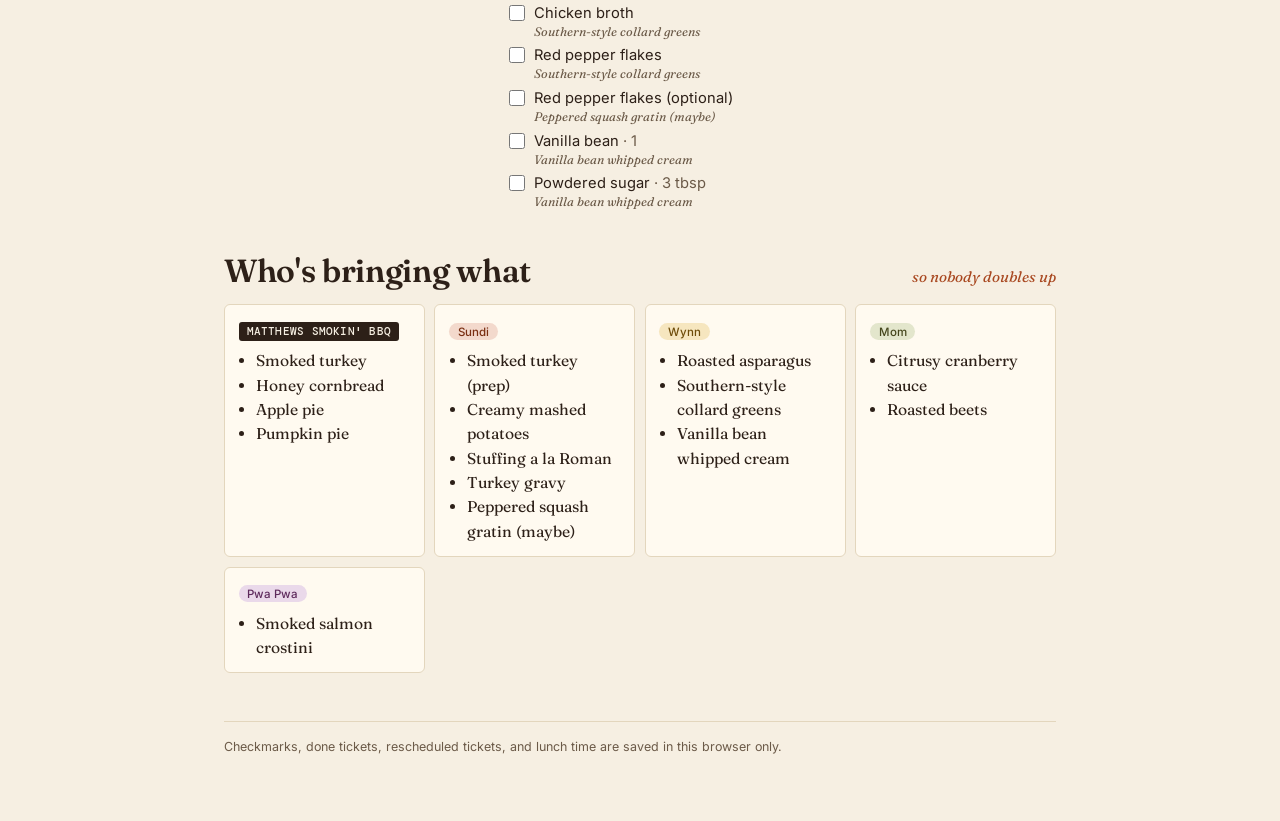
<file: thanksgiving-2026/index.html>
<!doctype html>
<html lang="en">
<head>
<meta charset="utf-8">
<meta name="viewport" content="width=device-width, initial-scale=1, viewport-fit=cover">
<title>Thanksgiving 2026</title>
<meta name="description" content="The Thanksgiving 2026 menu, prep game plan, shopping list, and who's making what.">
<link rel="canonical" href="https://planwithsundi.com/thanksgiving-2026/">
<meta name="theme-color" content="#f6efe2" media="(prefers-color-scheme: light)">
<meta name="theme-color" content="#1b1612" media="(prefers-color-scheme: dark)">
<meta property="og:type" content="website">
<meta property="og:title" content="Thanksgiving 2026">
<meta property="og:description" content="The menu, the game plan, and who's making what.">
<meta property="og:url" content="https://planwithsundi.com/thanksgiving-2026/">
<link rel="icon" href="data:image/svg+xml,%3Csvg xmlns='http://www.w3.org/2000/svg' viewBox='0 0 100 100'%3E%3Ctext y='.9em' font-size='90'%3E%F0%9F%A6%83%3C/text%3E%3C/svg%3E">
<link rel="preconnect" href="https://fonts.googleapis.com">
<link rel="preconnect" href="https://fonts.gstatic.com" crossorigin>
<link href="https://fonts.googleapis.com/css2?family=Fraunces:ital,wght@0,400;0,600;1,400&family=DM+Mono:wght@400;500&family=Inter:wght@400;500&display=swap" rel="stylesheet">
<link rel="stylesheet" href="style.css">
</head>
<body>
<main>
  <div class="topbar">
    <a href="/">← planwithsundi</a>
    <span class="countdown" id="countdown" hidden></span>
  </div>

  <header>
    <p class="date">Thursday, November 26</p>
    <h1>Thanksgiving, 2026</h1>
    <p class="summary" id="summary"></p>
  </header>

  <nav class="tabs" aria-label="Sections">
    <a href="#menu">Menu</a>
    <a href="#game-plan">Game plan</a>
    <a href="#oven-sched">Oven</a>
    <a href="#shopping">Shopping list</a>
    <a href="#who">Who's bringing what</a>
  </nav>

  <section id="menu" class="block">
    <div class="block-head">
      <h2>The menu</h2>
      <p class="aside">tap a dish for the recipe</p>
    </div>
    <ul class="tally" id="tally" aria-label="Dishes per person"></ul>
    <div id="courses"></div>
  </section>

  <section id="game-plan" class="block wide">
    <div class="block-head">
      <h2>The game plan</h2>
      <p class="aside">tap when done · drag to reschedule</p>
    </div>
    <div class="rail-wrap">
      <div class="rail" id="rail"></div>
    </div>
  </section>

  <section id="oven-sched" class="block">
    <div class="block-head">
      <h2 id="oven-title">Thursday oven</h2>
      <p class="aside">one oven, two racks</p>
    </div>
    <div class="oven-bar">
      <label for="dinner-time">Lunch at</label>
      <input type="time" id="dinner-time" step="300">
      <span class="oven-hint">change it and everything shifts</span>
    </div>
    <ol class="oven" id="oven" aria-labelledby="oven-title"></ol>
  </section>

  <section id="shopping" class="block">
    <div class="block-head">
      <h2>Shopping list</h2>
      <p class="aside">rolled up from every recipe</p>
    </div>
    <div class="aisles" id="aisles"></div>
  </section>

  <section id="who" class="block">
    <div class="block-head">
      <h2>Who's bringing what</h2>
      <p class="aside">so nobody doubles up</p>
    </div>
    <div class="people" id="people"></div>
  </section>

  <footer class="foot">Checkmarks, done tickets, rescheduled tickets, and lunch time are saved in this browser only.</footer>
</main>

<div class="scrim" id="scrim" hidden></div>
<aside class="recipe" id="recipe" role="dialog" aria-modal="true" aria-labelledby="recipe-title" hidden>
  <div class="recipe-grip" aria-hidden="true"></div>
  <div class="recipe-head">
    <div>
      <p class="recipe-course" id="recipe-course"></p>
      <h2 id="recipe-title"></h2>
      <p class="recipe-meta" id="recipe-meta" hidden></p>
      <div id="recipe-who"></div>
    </div>
    <button type="button" class="recipe-close" id="recipe-close" aria-label="Close recipe">✕</button>
  </div>
  <div class="recipe-body">
    <section class="recipe-sec">
      <h3>Ingredients</h3>
      <div id="recipe-ingredients"></div>
    </section>
    <section class="recipe-sec">
      <h3>Recipe</h3>
      <div id="recipe-steps"></div>
      <a class="recipe-source" id="recipe-source" target="_blank" rel="noopener" hidden></a>
    </section>
  </div>
</aside>

<script src="menu.js"></script>
<script src="app.js"></script>
</body>
</html>
</file>
<file: site.css>
/* Shared site styles: brand colors (light + dark), fonts, page background, and the header look. */
[hidden] { display: none !important; }
img { max-width: 100%; }

:root {
  --bg: #fff1f6;
  --card: #ffffff;
  --ink: #3b1530;
  --ink-soft: #7a4d6b;
  --pink: #ff5fa2;
  --lilac: #d9c2ff;
  --mint: #b9f0d8;
  --sun: #ffe27a;
  --line: #3b1530;
  --shadow: #3b1530;
  --font-display: "Bagel Fat One", "Arial Rounded MT Bold", system-ui, sans-serif;
  --font-body: "Nunito", system-ui, sans-serif;
}
@media (prefers-color-scheme: dark) {
  :root:not([data-theme="light"]) {
    --bg: #121014; --card: #1d1a20; --ink: #f7eef3; --ink-soft: #b8a9b3;
    --pink: #ff7ab5; --lilac: #b79cf0; --mint: #7fd8b4; --sun: #f2d36b;
    --line: #f7eef3; --shadow: #000000; --title: var(--pink); color-scheme: dark;
  }
}
:root[data-theme="dark"] {
  --bg: #121014; --card: #1d1a20; --ink: #f7eef3; --ink-soft: #b8a9b3;
  --pink: #ff7ab5; --lilac: #b79cf0; --mint: #7fd8b4; --sun: #f2d36b;
  --line: #f7eef3; --shadow: #000000; --title: var(--pink); color-scheme: dark;
}

* { box-sizing: border-box; }
body { margin: 0; }
html { -webkit-text-size-adjust: 100%; text-size-adjust: 100%; }
body {
  background: var(--bg);
  color: var(--ink);
  font-family: var(--font-body);
  font-size: 1rem;
  line-height: 1.5;
  overflow-wrap: anywhere;
  padding-block: 2rem 4rem;
  padding-left: max(16px, env(safe-area-inset-left, 0px));
  padding-right: max(16px, env(safe-area-inset-right, 0px));
  background-image: radial-gradient(color-mix(in srgb, var(--pink) 28%, transparent) 2px, transparent 2.5px);
  background-size: 28px 28px;
}
main { max-width: 40rem; margin: 0 auto; display: flex; flex-direction: column; gap: 2rem; }

header { text-align: center; display: flex; flex-direction: column; align-items: center; gap: .6rem; }
.kicker {
  font-weight: 800; font-size: .8rem; letter-spacing: .12em; text-transform: uppercase;
  background: var(--sun); color: #3b1530; padding: .25rem .75rem; border-radius: 999px;
  border: 2px solid var(--line); transform: rotate(-2deg);
}
h1 {
  font-family: var(--font-display); font-weight: 400; margin: 0;
  font-size: clamp(2.2rem, 11vw, 4rem); line-height: 1.05; text-wrap: balance; color: var(--pink);
  text-shadow: 3px 3px 0 var(--ink);
}
.sub { margin: 0; color: var(--ink-soft); font-weight: 700; max-width: 40ch; text-wrap: balance; }
</file>
<file: thanksgiving-2026/style.css>
/* Thanksgiving 2026: harvest-cookbook look. Standalone — does not use /site.css. */
[hidden] { display: none !important; }

:root {
  --paper: #f6efe2;
  --card: #fffaf0;
  --line: #e3d6bd;
  --ink: #2d2018;
  --ink-soft: #6b5a48;
  --rust: #a8471f;
  --olive: #6b6b2e;

  --tag-rust-bg: #f3d9cc;  --tag-rust-fg: #7a2f12;
  --tag-olive-bg: #e3e6cc; --tag-olive-fg: #45461c;
  --tag-gold-bg: #f6e6bf;  --tag-gold-fg: #6e4c09;
  --tag-plum-bg: #ead9ea;  --tag-plum-fg: #5e2a5c;
  --tag-slate-bg: #d8e2ea;  --tag-slate-fg: #24445e;
  --tag-open-bg: #eee4d2;  --tag-open-fg: #8a7a66; --tag-open-line: #c9b99f;
  --catered-bg: #2d2018;   --catered-fg: #f6efe2;
  --rail-bg: #ece7dd; --rail-bar: #9a9a9a; --ticket: #fffdf7; --ticket-edge: #d6cfc0;
  --tone-rust: #a8471f; --tone-olive: #5c5c22; --tone-gold: #9a7210; --tone-plum: #7d3d7a; --tone-slate: #3a6585; --tone-open: #8a8a8a;

  --font-display: "Fraunces", Georgia, serif;
  --font-body: "Inter", system-ui, sans-serif;
  --font-mono: "DM Mono", ui-monospace, monospace;
  color-scheme: light;
}
@media (prefers-color-scheme: dark) {
  :root:not([data-theme="light"]) {
    --paper: #1b1612; --card: #251e18; --line: #3d3228; --ink: #f2e9da; --ink-soft: #b5a690;
    --rust: #e08257; --olive: #b9b86a;
    --tag-rust-bg: #4a2616;  --tag-rust-fg: #f6c9b3;
    --tag-olive-bg: #34361a; --tag-olive-fg: #dfe2b4;
    --tag-gold-bg: #45360f;  --tag-gold-fg: #f3dc9e;
    --tag-plum-bg: #3c2239;  --tag-plum-fg: #ecc9ea;
    --tag-slate-bg: #1f3242;  --tag-slate-fg: #c4d8e8;
    --tag-open-bg: #2c251e;  --tag-open-fg: #a8987f; --tag-open-line: #5a4c3d;
    --catered-bg: #f2e9da;   --catered-fg: #1b1612;
    --rail-bg: #221c17; --rail-bar: #4d4339; --ticket: #2d251e; --ticket-edge: #14100c;
    --tone-rust: #e89a74; --tone-olive: #c2c27a; --tone-gold: #e3c36a; --tone-plum: #d7a3d4; --tone-slate: #94b8d4; --tone-open: #8f8578;
    color-scheme: dark;
  }
}

* { box-sizing: border-box; }
html { -webkit-text-size-adjust: 100%; text-size-adjust: 100%; }
body {
  margin: 0;
  background: var(--paper);
  color: var(--ink);
  font-family: var(--font-body);
  line-height: 1.5;
  padding: 1.5rem max(16px, env(safe-area-inset-right, 0px)) 4rem max(16px, env(safe-area-inset-left, 0px));
}
main { max-width: 52rem; margin: 0 auto; }

.topbar { display: flex; justify-content: space-between; align-items: center; gap: 1rem; font-size: .8rem; }
.topbar a { color: var(--ink-soft); text-decoration: none; }
.topbar a:hover { color: var(--rust); }
.countdown {
  font: 500 .75rem var(--font-mono); background: var(--rust); color: #fff;
  padding: .2rem .55rem; border-radius: 3px; white-space: nowrap;
}

header { margin-top: 1.5rem; }
.date { font: italic 400 1rem var(--font-display); color: var(--rust); margin: 0; }
h1 {
  font: 600 clamp(2.4rem, 9vw, 3.6rem)/1.02 var(--font-display);
  letter-spacing: -.02em; margin: .1rem 0 0; text-wrap: balance;
}
.summary { margin: .5rem 0 0; color: var(--ink-soft); font-size: .9rem; }
.tally { display: flex; flex-wrap: wrap; gap: .4rem; margin-top: .9rem; padding: 0; list-style: none; }

.course { margin-top: 1.5rem; }
.course h3 {
  font: 500 .72rem var(--font-body); letter-spacing: .1em; text-transform: uppercase;
  color: var(--olive); margin: 0 0 .5rem;
}
.dishes {
  display: grid; gap: .6rem; padding: 0; margin: 0; list-style: none;
  grid-template-columns: repeat(auto-fill, minmax(11.5rem, 1fr));
}
.dish {
  background: var(--card); border: 1px solid var(--line); border-radius: 6px;
  padding: .7rem .8rem; display: flex; flex-direction: column; align-items: flex-start; gap: .4rem;
}
.dish.feature { border-color: var(--rust); grid-column: span 2; }
.dish-name { font: 600 1.05rem/1.2 var(--font-display); }
.dish.feature .dish-name { font-size: 1.35rem; }
.dish-note { font: italic 400 .8rem var(--font-display); color: var(--ink-soft); }
.request { font: 500 .68rem var(--font-mono); color: var(--rust); text-transform: uppercase; }

.addon {
  margin-top: .6rem; padding: .6rem .8rem; border: 1px dashed var(--line); border-radius: 6px;
  display: flex; flex-wrap: wrap; align-items: center; justify-content: space-between; gap: .5rem;
}
.addon .dish-name { font-size: .95rem; }

.tag { font: 500 .72rem var(--font-body); padding: .1rem .55rem; border-radius: 999px; white-space: nowrap; }
.tag.rust  { background: var(--tag-rust-bg);  color: var(--tag-rust-fg); }
.tag.olive { background: var(--tag-olive-bg); color: var(--tag-olive-fg); }
.tag.gold  { background: var(--tag-gold-bg);  color: var(--tag-gold-fg); }
.tag.plum  { background: var(--tag-plum-bg);  color: var(--tag-plum-fg); }
.tag.slate { background: var(--tag-slate-bg); color: var(--tag-slate-fg); }
.tag.open  { background: var(--tag-open-bg);  color: var(--tag-open-fg); border: 1px dashed var(--tag-open-line); }
.tag.catered {
  font: 500 .68rem var(--font-mono); text-transform: uppercase; letter-spacing: .02em;
  background: var(--catered-bg); color: var(--catered-fg); border-radius: 3px; padding: .15rem .5rem;
}

@media (max-width: 30rem) {
  .dish.feature { grid-column: auto; }
}

/* ---------- nav ---------- */
.tabs {
  position: sticky; top: 0; z-index: 5; background: var(--paper);
  display: flex; gap: 1.5rem; margin-top: 1.25rem; border-bottom: 1px solid var(--line);
  overflow-x: auto; scrollbar-width: none; font-family: var(--font-display); font-size: 1rem;
}
.tabs::-webkit-scrollbar { display: none; }
.tabs a {
  color: var(--ink-soft); text-decoration: none; white-space: nowrap;
  padding: .7rem 0 .55rem; border-bottom: 2px solid transparent;
}
.tabs a:hover { color: var(--ink); }
.tabs a.is-active { color: var(--ink); border-bottom-color: var(--rust); }

/* ---------- section blocks ---------- */
.block { margin-top: 2.75rem; scroll-margin-top: 3.5rem; }
.block-head { display: flex; flex-wrap: wrap; justify-content: space-between; align-items: baseline; gap: .25rem 1rem; }
.block-head h2 { font: 600 clamp(1.6rem, 5vw, 2rem)/1.1 var(--font-display); margin: 0; letter-spacing: -.01em; }
.aside { margin: 0; font: italic 400 .95rem var(--font-display); color: var(--rust); }

/* ---------- game plan rail ---------- */
.rail-wrap { margin-top: 1rem; background: var(--rail-bg); border-radius: 10px; padding: 1rem 1rem .5rem; }
.rail-wrap::before { content: ""; display: block; height: 6px; border-radius: 3px; background: var(--rail-bar); }
.rail { display: grid; grid-template-columns: repeat(5, minmax(0, 1fr)); gap: .75rem; }
.col-head {
  font: 500 .72rem var(--font-mono); text-transform: uppercase; letter-spacing: .03em;
  margin: .7rem 0 .6rem; display: flex; align-items: center; flex-wrap: wrap; gap: .3rem;
}
.col-head span:not(.today-pill) { color: var(--ink-soft); }
.today-pill { background: var(--rust); color: #fff; border-radius: 3px; padding: 0 .35rem; text-transform: lowercase; }
.col-empty { font: italic 400 .85rem var(--font-display); color: var(--ink-soft); margin: .25rem 0 .75rem; }

.ticket {
  --tone: var(--tone-open);
  display: flex; flex-direction: column; gap: .1rem; width: 100%; text-align: left; cursor: pointer;
  background: var(--ticket); color: var(--ink); border: 0; border-top: 3px dashed var(--tone);
  box-shadow: 0 1px 0 var(--ticket-edge); padding: .65rem .7rem; margin-bottom: .6rem;
  font: 400 .8rem/1.45 var(--font-mono); transition: transform .12s ease;
}
.ticket:hover { transform: translateY(-1px); }
.ticket:focus-visible { outline: 2px solid var(--rust); outline-offset: 2px; }
.ticket[data-tone="rust"]  { --tone: var(--tone-rust); }
.ticket[data-tone="olive"] { --tone: var(--tone-olive); }
.ticket[data-tone="gold"]  { --tone: var(--tone-gold); }
.ticket[data-tone="plum"]  { --tone: var(--tone-plum); }
.ticket[data-tone="slate"] { --tone: var(--tone-slate); }
.ticket-title { font-weight: 500; text-transform: uppercase; }
.ticket-who { color: var(--tone); margin-top: .15rem; }
.ticket { -webkit-user-select: none; user-select: none; -webkit-touch-callout: none; }
.ticket-moved { font-size: .7rem; color: var(--ink-soft); }
.col { padding: 0 .35rem .1rem; border-radius: 8px; transition: background-color .12s ease, box-shadow .12s ease; min-height: 6rem; }
.rail.is-drag-active { scroll-snap-type: none; }
.rail.is-drag-active .col { box-shadow: inset 0 0 0 1.5px transparent; }
.col.is-drop-target { background: color-mix(in srgb, var(--rust) 10%, transparent); box-shadow: inset 0 0 0 1.5px var(--rust); }
.ticket.is-dragging { opacity: .3; }
.ticket-ghost {
  position: fixed; left: 0; top: 0; z-index: 50; margin: 0; pointer-events: none;
  box-shadow: 0 10px 24px rgba(0,0,0,.18), 0 1px 0 var(--ticket-edge); transition: none;
}
.ticket.is-done { opacity: .55; text-decoration: line-through; border-top-style: solid; border-top-color: var(--ticket-edge); }

@media (max-width: 56rem) {
  .rail {
    grid-template-columns: none; grid-auto-flow: column; grid-auto-columns: minmax(13rem, 44%);
    overflow-x: auto; scroll-snap-type: x mandatory; padding-bottom: .5rem;
  }
  .col { scroll-snap-align: start; }
}
@media (max-width: 30rem) {
  .rail { grid-auto-columns: 80%; }
}

/* ---------- shopping list ---------- */
.aisles { margin-top: 1rem; display: grid; gap: 1.25rem 1.5rem; grid-template-columns: repeat(auto-fill, minmax(12rem, 1fr)); }
.aisle h3 { font: 500 .72rem var(--font-body); letter-spacing: .1em; text-transform: uppercase; color: var(--olive); margin: 0 0 .4rem; }
.aisle ul { list-style: none; margin: 0; padding: 0; }
.aisle li + li { margin-top: .35rem; }
.check { display: flex; gap: .55rem; align-items: flex-start; cursor: pointer; font-size: .92rem; }
.check input { accent-color: var(--rust); width: 1rem; height: 1rem; margin: .2rem 0 0; flex: none; }
.check-text { display: flex; flex-wrap: wrap; column-gap: .25rem; }
.check .amt { color: var(--ink-soft); }
.check .for { flex-basis: 100%; font: italic 400 .78rem var(--font-display); color: var(--ink-soft); }
.check input:checked + .check-text .item,
.check input:checked + .check-text .amt { text-decoration: line-through; color: var(--ink-soft); }

/* ---------- who's bringing what ---------- */
.people { margin-top: 1rem; display: grid; gap: .6rem; grid-template-columns: repeat(auto-fill, minmax(11.5rem, 1fr)); }
.person { background: var(--card); border: 1px solid var(--line); border-radius: 6px; padding: .75rem .85rem; }
.person ul { margin: .5rem 0 0; padding-left: 1.1rem; font: 400 .98rem/1.55 var(--font-display); }

.foot { margin-top: 3rem; padding-top: 1rem; border-top: 1px solid var(--line); font-size: .78rem; color: var(--ink-soft); }

/* ---------- tappable dish cards ---------- */
.dish, .addon { position: relative; }
.dish-open {
  appearance: none; background: none; border: 0; padding: 0; margin: 0;
  color: inherit; text-align: left; cursor: pointer;
}
.dish-open::after { content: ""; position: absolute; inset: 0; border-radius: 6px; }
.dish-open:focus-visible { outline: none; }
.dish-open:focus-visible::after { outline: 2px solid var(--rust); outline-offset: 2px; }
.is-tappable { transition: border-color .15s ease, transform .15s ease, box-shadow .15s ease; }
.is-tappable:hover { border-color: var(--rust); transform: translateY(-1px); box-shadow: 0 2px 0 var(--line); }
.dish.is-tappable::before {
  content: "Recipe →"; position: absolute; top: .7rem; right: .8rem;
  font: 500 .65rem var(--font-mono); color: var(--rust); opacity: 0; transition: opacity .15s ease;
}
.dish.is-tappable:hover::before { opacity: 1; }
@media (hover: none) { .dish.is-tappable::before { opacity: .7; } }
.dish.is-tappable .dish-name { padding-right: 3.5rem; }

/* ---------- recipe panel ---------- */
.scrim {
  position: fixed; inset: 0; z-index: 20; background: rgb(30 20 12 / .32);
  opacity: 0; transition: opacity .2s ease;
}
.scrim.is-open { opacity: 1; }

.recipe {
  position: fixed; z-index: 21; background: var(--card); color: var(--ink);
  display: flex; flex-direction: column; overflow: hidden;
  transition: transform .22s cubic-bezier(.2,.8,.2,1);
  /* phones: bottom sheet */
  left: 0; right: 0; bottom: 0; max-height: 88vh; max-height: 88dvh;
  border-radius: 16px 16px 0 0; border-top: 1px solid var(--line);
  box-shadow: 0 -8px 30px rgb(30 20 12 / .18);
  transform: translateY(100%);
  padding-bottom: env(safe-area-inset-bottom, 0px);
}
.recipe.is-open { transform: translateY(0); }
.recipe-grip { width: 2.5rem; height: 4px; border-radius: 2px; background: var(--line); margin: .6rem auto 0; flex: none; }

.recipe-head {
  display: flex; justify-content: space-between; align-items: flex-start; gap: 1rem;
  padding: .9rem 1.25rem 1rem; border-bottom: 1px solid var(--line); flex: none;
}
.recipe-head h2 { font: 600 1.6rem/1.1 var(--font-display); margin: .1rem 0 .5rem; letter-spacing: -.01em; }
.recipe-course { margin: 0; font: 500 .7rem var(--font-body); letter-spacing: .1em; text-transform: uppercase; color: var(--olive); }
.recipe-close {
  flex: none; width: 2.25rem; height: 2.25rem; border-radius: 50%; cursor: pointer;
  border: 1px solid var(--line); background: var(--paper); color: var(--ink); font-size: .9rem;
}
.recipe-close:hover { border-color: var(--rust); color: var(--rust); }
.recipe-close:focus-visible { outline: 2px solid var(--rust); outline-offset: 2px; }

.recipe-body { overflow-y: auto; overscroll-behavior: contain; padding: .25rem 1.25rem 2rem; }
.recipe-sec h3 {
  font: 500 .72rem var(--font-body); letter-spacing: .1em; text-transform: uppercase;
  color: var(--rust); margin: 1.25rem 0 .6rem;
}
.ing-list { list-style: none; margin: 0; padding: 0; }
.ing-list li {
  display: grid; grid-template-columns: 5.5rem 1fr; gap: .75rem; align-items: baseline;
  padding: .55rem 0; border-bottom: 1px dashed var(--line); font-size: 1rem;
}
.ing-list li:last-child { border-bottom: 0; }
.ing-amt { font: 500 .85rem var(--font-mono); color: var(--ink-soft); }
.step-list { margin: 0; padding-left: 1.4rem; font: 400 1rem/1.6 var(--font-display); }
.step-list li + li { margin-top: .6rem; }
.step-list li::marker { font: 500 .85rem var(--font-mono); color: var(--rust); }
.incoming {
  margin: 0; padding: .9rem 1rem; border: 1px dashed var(--tag-open-line); border-radius: 6px;
  background: var(--paper); color: var(--ink-soft); font: italic 400 1rem var(--font-display);
}

body.recipe-open { overflow: hidden; }

/* desktop: right rail */
@media (min-width: 60rem) {
  .recipe {
    left: auto; top: 0; bottom: 0; right: 0; width: min(28rem, 40vw); max-height: none;
    border-radius: 0; border-top: 0; border-left: 1px solid var(--line);
    box-shadow: -8px 0 30px rgb(30 20 12 / .12);
    transform: translateX(100%);
  }
  .recipe.is-open { transform: translateX(0); }
  .recipe-grip { display: none; }
  .recipe-head { padding-top: 1.5rem; }
  .scrim { background: rgb(30 20 12 / .14); }
  body.recipe-open { overflow: auto; }
}

@media (prefers-reduced-motion: reduce) {
  .recipe, .scrim, .is-tappable, .ticket { transition: none; }
}

.recipe-meta { margin: -.25rem 0 .55rem; font: italic 400 .9rem var(--font-display); color: var(--ink-soft); }
.recipe-source {
  display: inline-block; margin-top: 1.25rem; font: 500 .8rem var(--font-body);
  color: var(--rust); text-decoration: underline; text-underline-offset: 3px;
}
.recipe-source:hover { color: var(--ink); }
.ing-list li { grid-template-columns: 4.75rem 1fr; }

/* "maybe" — same colors as the cook's tag, dotted outline */
.tag.maybe { border: 1.5px dotted currentColor; padding: calc(.1rem - 1.5px) calc(.55rem - 1.5px); }
.ticket.is-maybe { border-top-style: dotted; }

.tag-row { display: flex; flex-wrap: wrap; gap: .35rem; }

/* The game plan breaks out of the reading column to use the full page width. */
html, body { overflow-x: clip; }
.block.wide {
  --wide: min(calc(100vw - 2rem), 100rem);
  width: var(--wide);
  margin-left: calc(50% - var(--wide) / 2);
}

/* ---------- Thursday oven ---------- */
.oven-bar {
  display: flex; align-items: center; flex-wrap: wrap; gap: .5rem .75rem; margin-top: 1rem;
  font: 500 .8rem var(--font-mono); text-transform: uppercase; letter-spacing: .03em;
}
.oven-bar input {
  font: 500 .95rem var(--font-mono); color: var(--ink); background: var(--card);
  border: 1px solid var(--line); border-radius: 6px; padding: .3rem .5rem; color-scheme: light dark;
}
.oven-bar input:focus-visible { outline: 2px solid var(--rust); outline-offset: 2px; }
.oven-hint { font: italic 400 .85rem var(--font-display); text-transform: none; letter-spacing: 0; color: var(--ink-soft); }

.oven { list-style: none; margin: 1rem 0 0; padding: 0; position: relative; }
.oven::before { content: ""; position: absolute; left: 6.6rem; top: .5rem; bottom: .5rem; border-left: 2px dotted var(--line); }
.oven-row {
  display: grid; grid-template-columns: 6rem 1fr; gap: 1.25rem; align-items: start;
  padding: .55rem 0; position: relative;
}
.oven-time { font: 500 .78rem/1.6 var(--font-mono); color: var(--ink-soft); white-space: nowrap; padding-top: .55rem; }
.oven-body {
  background: var(--card); border: 1px solid var(--line); border-radius: 8px; padding: .6rem .8rem;
}
.oven-head { display: flex; align-items: center; flex-wrap: wrap; gap: .4rem .5rem; }
.oven-dish { font: 600 1.05rem/1.25 var(--font-display); }
button.oven-dish { background: none; border: 0; padding: 0; color: inherit; cursor: pointer; text-align: left; text-decoration: underline; text-decoration-color: var(--line); text-underline-offset: 3px; }
button.oven-dish:hover { text-decoration-color: var(--rust); }
button.oven-dish:focus-visible { outline: 2px solid var(--rust); outline-offset: 2px; }
button.oven-dish::after { content: none; }
.oven-text { margin: .2rem 0 0; font-size: .9rem; line-height: 1.45; }
.oven-opt { font: 500 .65rem var(--font-mono); text-transform: uppercase; color: var(--ink-soft); border: 1px dashed var(--line); border-radius: 3px; padding: 0 .3rem; }
.oven-row.is-optional .oven-body { border-style: dashed; background: transparent; }

/* temperature changes: a chip sitting on the dotted line */
.oven-row.is-temp { grid-template-columns: 6rem auto 1fr; align-items: center; gap: .75rem; padding: .35rem 0; }
.oven-row.is-temp .oven-time { padding-top: 0; }
.oven-row.is-temp .oven-text { margin: 0; font: italic 400 .95rem var(--font-display); color: var(--ink-soft); }
.oven-temp {
  font: 500 .85rem var(--font-mono); color: #fff; border-radius: 999px; padding: .2rem .6rem;
  position: relative; z-index: 1; min-width: 3.4rem; text-align: center;
}
.heat-low { background: #b9861a; }
.heat-mid { background: #c6602a; }
.heat-hot { background: #a8321f; }
.heat-off { background: var(--paper); color: var(--ink-soft); border: 1.5px solid var(--line); }

.oven-row.is-now .oven-time { color: var(--rust); }
.oven-row.is-now .oven-body { border-color: var(--rust); box-shadow: 0 0 0 1px var(--rust); }
.oven-row.is-now .oven-time::after { content: " now"; font-weight: 500; }

@media (max-width: 30rem) {
  .oven::before { left: 4.9rem; }
  .oven-row { grid-template-columns: 4.4rem 1fr; gap: .9rem; }
  .oven-row.is-temp { grid-template-columns: 4.4rem auto 1fr; gap: .6rem; }
  .oven-time { white-space: normal; font-size: .72rem; }
}
</file>
